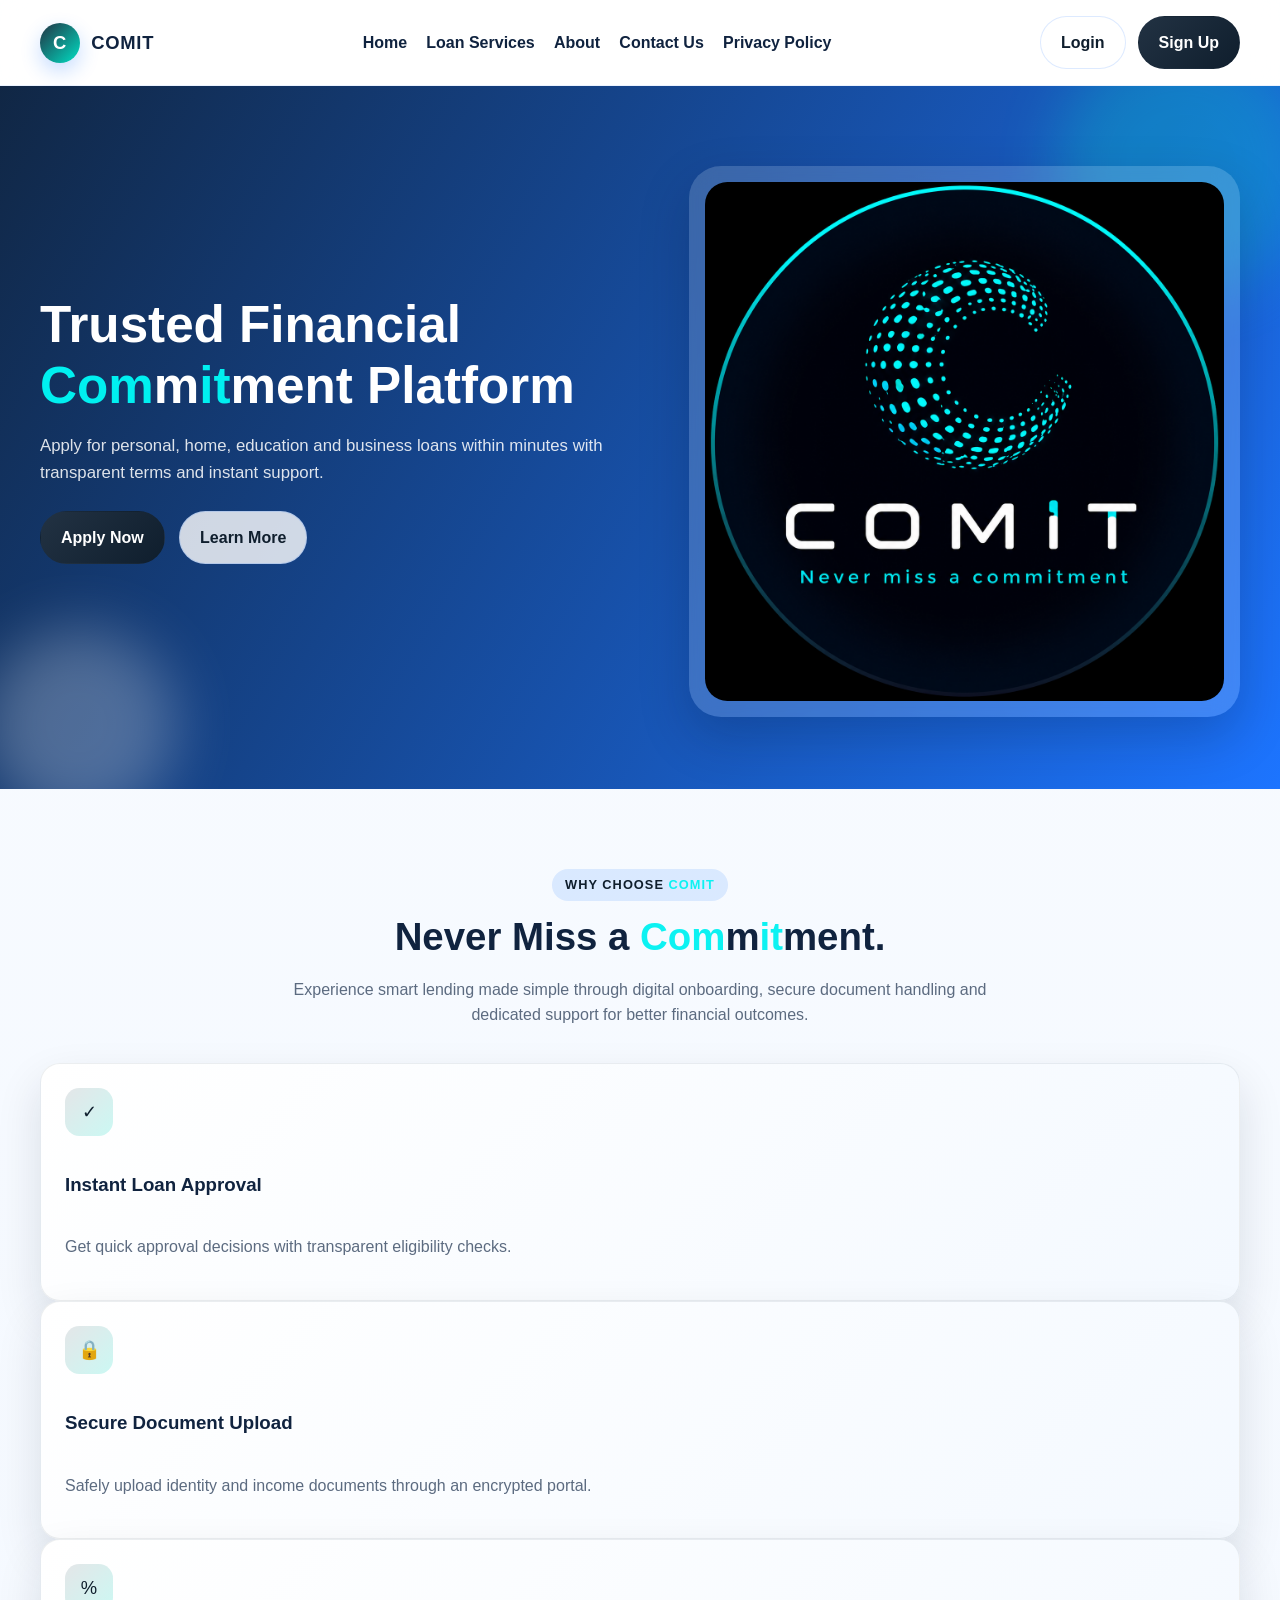
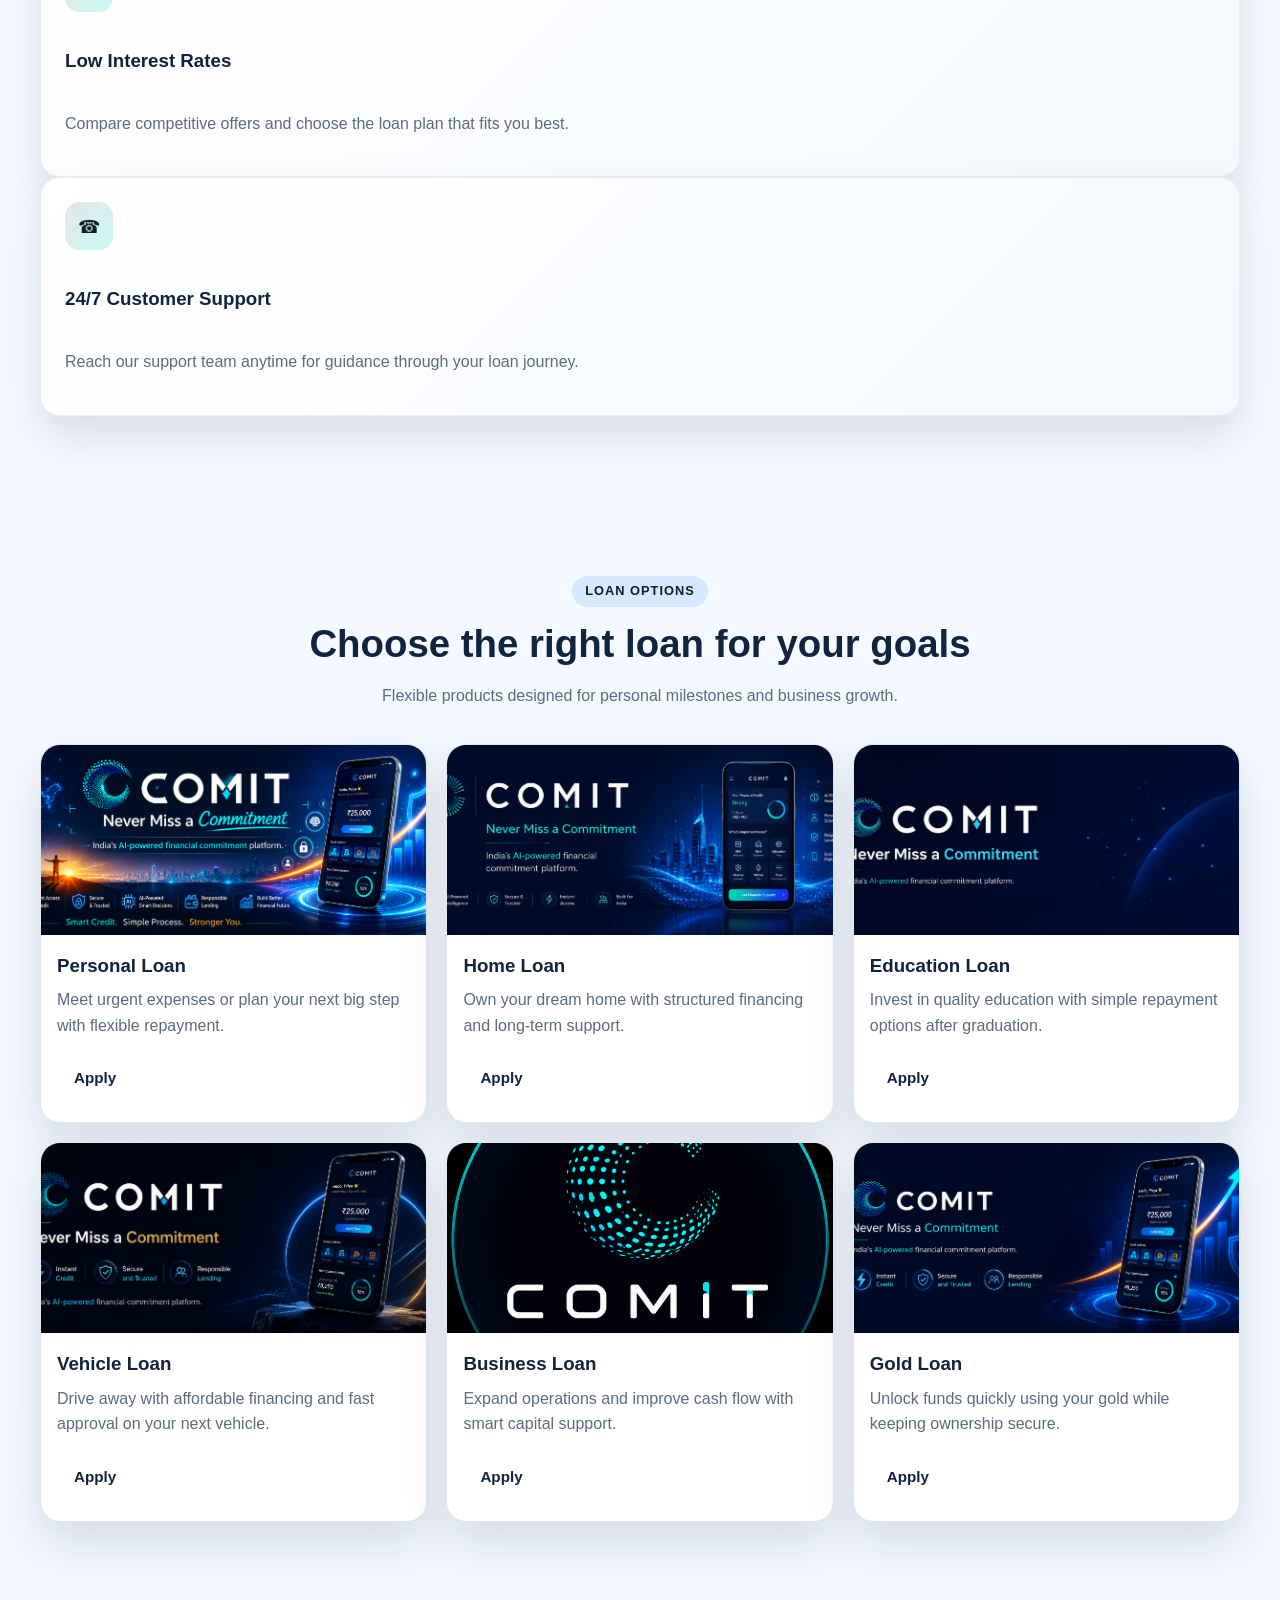
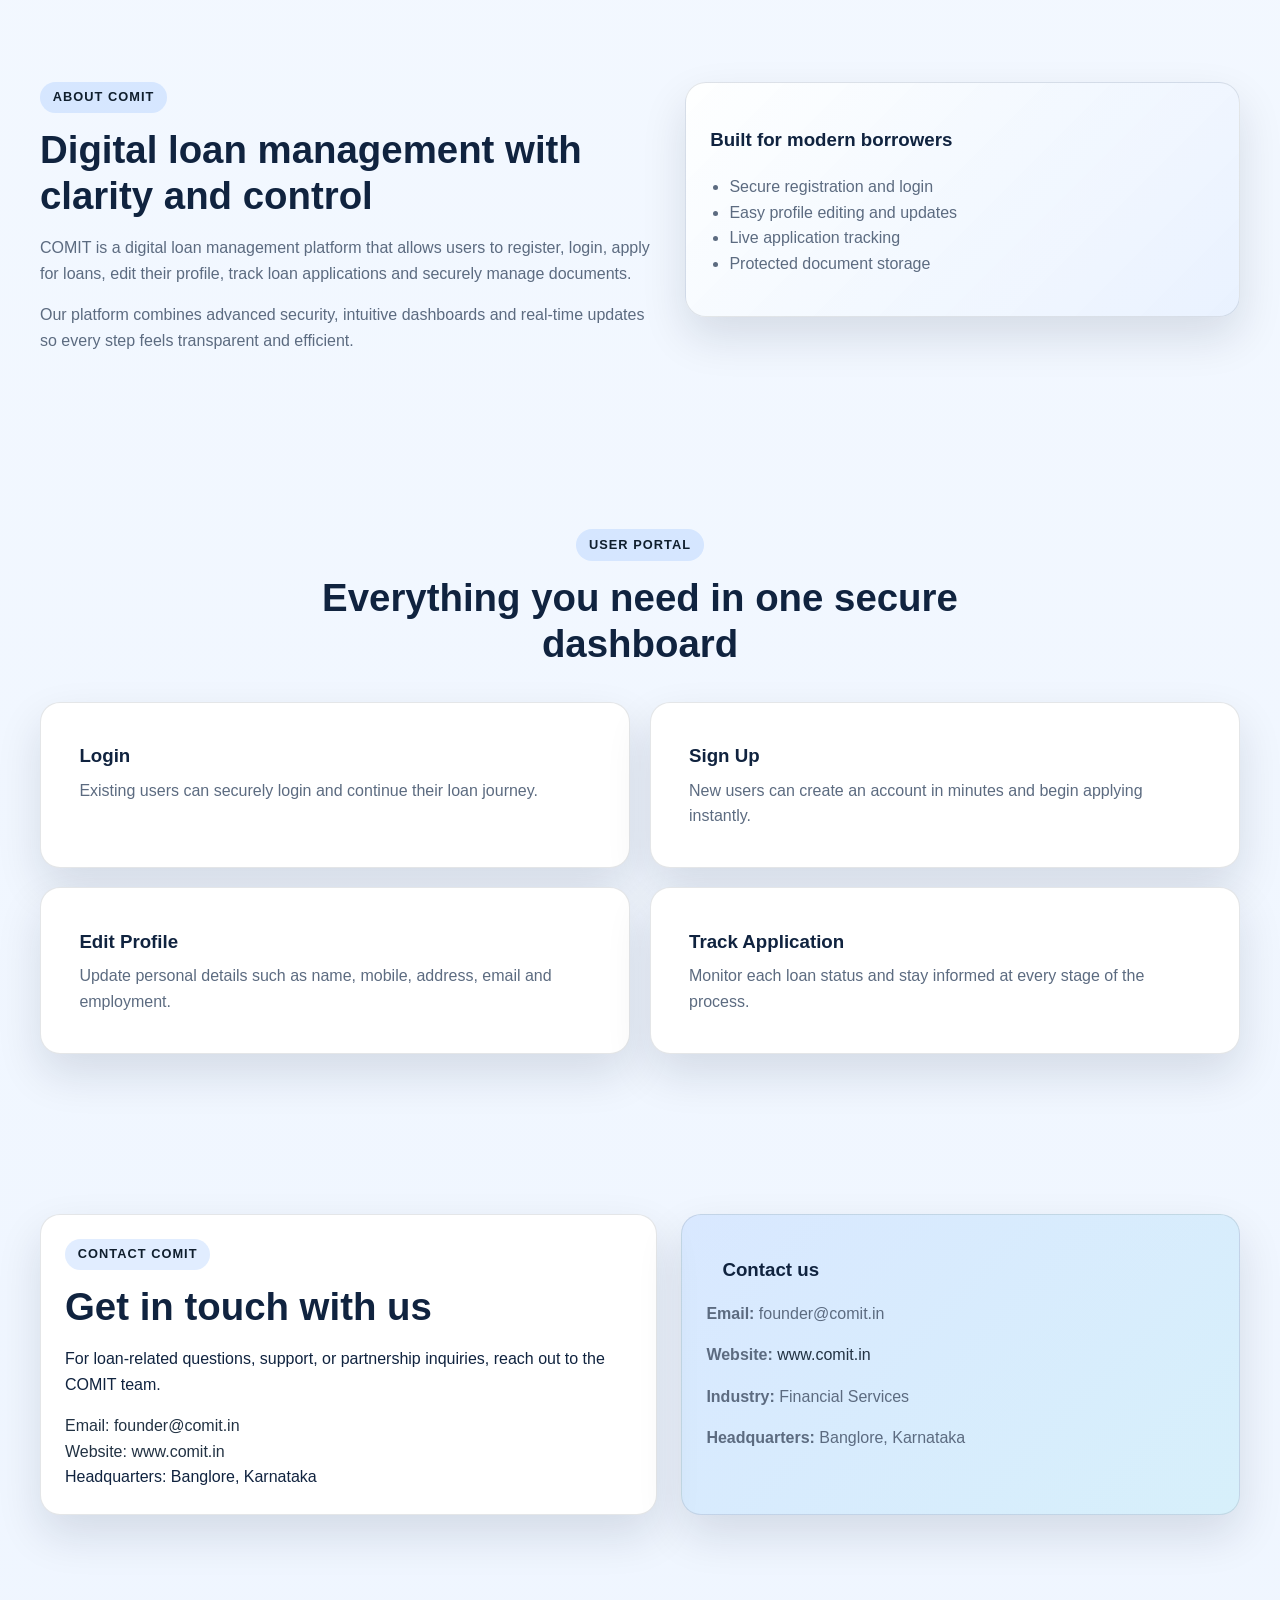
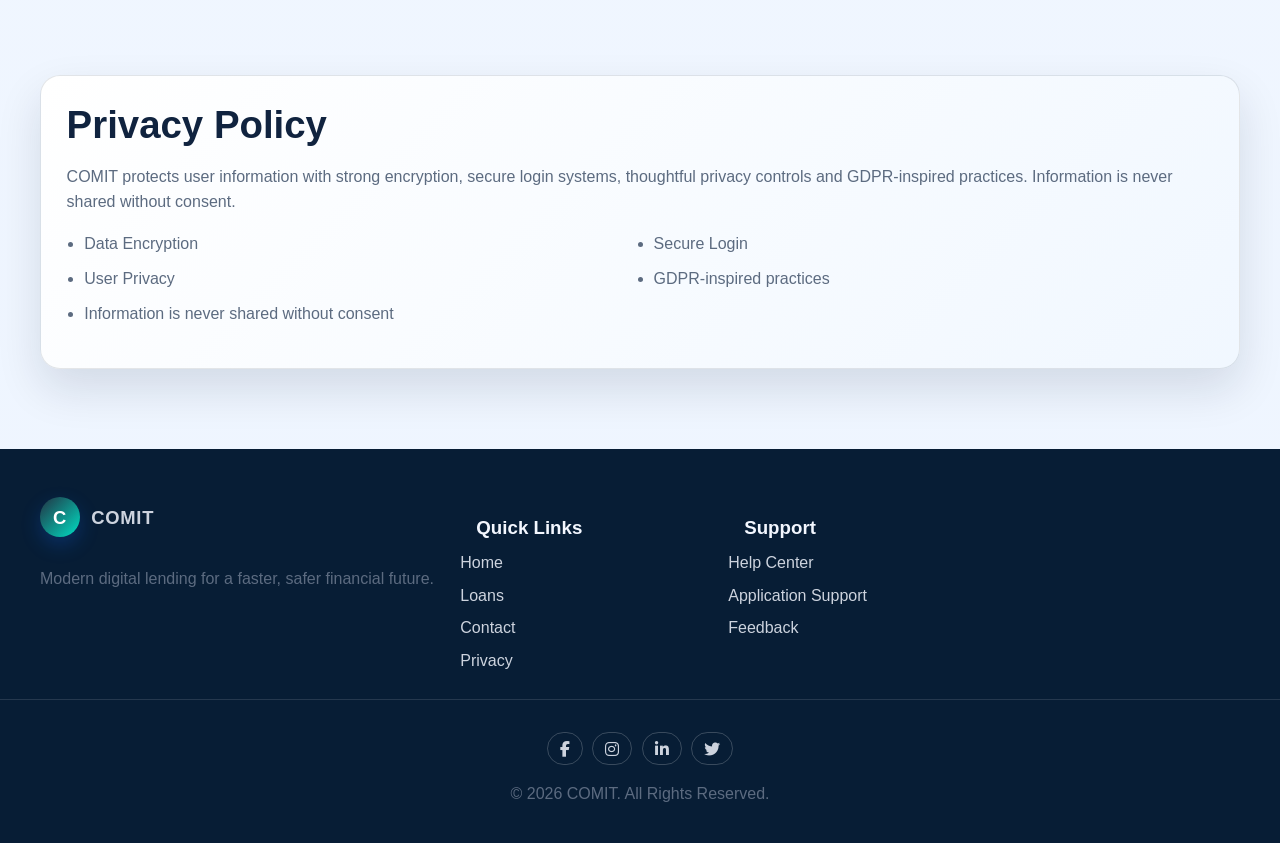
<file: index.html>
<!DOCTYPE html>
<html lang="en">

<head>
    <meta charset="UTF-8" />
    <meta name="viewport" content="width=device-width, initial-scale=1.0" />
    <meta name="description"
        content="COMIT is a modern digital loan platform offering secure and fast loan applications." />
    <title>COMIT | Fast, Secure & Trusted Loan Application</title>
    <link rel="stylesheet" href="style.css" />
    <link rel="stylesheet" href="https://cdnjs.cloudflare.com/ajax/libs/font-awesome/6.5.2/css/all.min.css"
        crossorigin="anonymous" referrerpolicy="no-referrer" />
</head>

<body>
    <header class="site-header">
        <div class="container nav-bar">
            <a class="brand" href="#home" aria-label="COMIT home">
                <!-- Replace this image with assets/logos/comit-logo.png when available -->
                <span class="brand__logo">C</span>
                <span class="brand__text">COMIT</span>
            </a>

            <nav class="main-nav" aria-label="Primary navigation">
                <a href="#home">Home</a>
                <a href="#services">Loan Services</a>
                <a href="#about">About</a>
                <a href="#contact">Contact Us</a>
                <a href="#privacy">Privacy Policy</a>
            </nav>

            <div class="nav-actions">
                <a class="btn btn--ghost" href="login.html">Login</a>
                <a class="btn btn--primary" href="Signup.html">Sign Up</a>
            </div>
        </div>
    </header>

    <main id="main-content">
        <section class="hero" id="home">
            <div class="container hero__content">
                <div class="hero__copy">
                    <!-- <span class="section-tag">Trusted by modern borrowers</span> -->
                    <h1>Trusted Financial <span style="color: #00F0F0;">Com</span>m<span
                            style="color: #00F0F0;">it</span>ment Platform</h1>
                    <p>
                        Apply for personal, home, education and business loans within minutes
                        with transparent terms and instant support.
                    </p>
                    <div class="hero__actions">
                        <a class="btn btn--primary" href="#services">Apply Now</a>
                        <a class="btn btn--secondary" href="#Learn More">Learn More</a>
                    </div>

                </div>

                <div class="hero__visual">
                    <div class="hero-card">
                        <!-- Replace this image path with assets/images/hero-loan.png when available -->
                        <img src="img/IMG_3384.PNG" alt="Professional banking and loan illustration" />
                    </div>
                </div>
            </div>
        </section>

        <section class="features" id="Learn More">
            <div class="container">
                <div class="section-heading">
                    <span class="section-tag">Why choose <span style="color: #0cf2f2;">COMIT</span></span>
                    <h2>Never Miss a <span style="color: #0cf2f2;">Com</span>m<span
                            style="color: #0cf2f2">it</span>ment.</h2>
                    <p>
                        Experience smart lending made simple through digital onboarding,
                        secure document handling and dedicated support for better financial outcomes.
                    </p>
                </div <div class="feature-grid">
                <article class="feature-card">
                    <div class="feature-icon">✓</div>
                    <h3>Instant Loan Approval</h3>
                    <p>Get quick approval decisions with transparent eligibility checks.</p>
                </article>
                <article class="feature-card">
                    <div class="feature-icon">🔒</div>
                    <h3>Secure Document Upload</h3>
                    <p>Safely upload identity and income documents through an encrypted portal.</p>
                </article>
                <article class="feature-card">
                    <div class="feature-icon">%</div>
                    <h3>Low Interest Rates</h3>
                    <p>Compare competitive offers and choose the loan plan that fits you best.</p>
                </article>
                <article class="feature-card">
                    <div class="feature-icon">☎</div>
                    <h3>24/7 Customer Support</h3>
                    <p>Reach our support team anytime for guidance through your loan journey.</p>
                </article>
            </div>
            </div>
        </section>

        <section class="loans" id="services">
            <div class="container">
                <div class="section-heading">
                    <span class="section-tag">Loan options</span>
                    <h2>Choose the right loan for your goals</h2>
                    <p>Flexible products designed for personal milestones and business growth.</p>
                </div>

                <div class="loan-grid">
                    <article class="loan-card">
                        <img src="img/IMG_3454.PNG" alt="Personal loan illustration" />
                        <h3>Personal Loan</h3>
                        <p>Meet urgent expenses or plan your next big step with flexible repayment.</p>
                        <a class="btn btn--small" href="Page.html?loan=Personal%20Loan">Apply</a>
                    </article>
                    <article class="loan-card">
                        <img src="img/IMG_3455.PNG" alt="Home loan illustration" />
                        <h3>Home Loan</h3>
                        <p>Own your dream home with structured financing and long-term support.</p>
                        <a class="btn btn--small" href="Page.html?loan=Home%20Loan">Apply</a>
                    </article>
                    <article class="loan-card">
                        <img src="img/IMG_3456.PNG" alt="Education loan illustration" />
                        <h3>Education Loan</h3>
                        <p>Invest in quality education with simple repayment options after graduation.</p>
                        <a class="btn btn--small" href="Page.html?loan=Educational%20Loan">Apply</a>
                    </article>
                    <article class="loan-card">
                        <img src="img/IMG_3460.PNG" alt="Vehicle loan illustration" />
                        <h3>Vehicle Loan</h3>
                        <p>Drive away with affordable financing and fast approval on your next vehicle.</p>
                        <a class="btn btn--small" href="Page.html?loan=Vehicle%20Loan">Apply</a>
                    </article>
                    <article class="loan-card">
                        <img src="img/IMG_3384.PNG" alt="Business loan illustration" />
                        <h3>Business Loan</h3>
                        <p>Expand operations and improve cash flow with smart capital support.</p>
                        <a class="btn btn--small" href="Page.html?loan=Business%20Loan">Apply</a>
                    </article>
                    <article class="loan-card">
                        <img src="img/IMG_3457.PNG" alt="Gold loan illustration" />
                        <h3>Gold Loan</h3>
                        <p>Unlock funds quickly using your gold while keeping ownership secure.</p>
                        <a class="btn btn--small" href="Page.html?loan=Gold%20Loan">Apply</a>
                    </article>
                </div>
            </div>
        </section>

        <section class="about" id="about">
            <div class="container about-grid">
                <div>
                    <span class="section-tag">About COMIT</span>
                    <h2>Digital loan management with clarity and control</h2>
                    <p>
                        COMIT is a digital loan management platform that allows users to register,
                        login, apply for loans, edit their profile, track loan applications and
                        securely manage documents.
                    </p>
                    <p>
                        Our platform combines advanced security, intuitive dashboards and real-time
                        updates so every step feels transparent and efficient.
                    </p>
                </div>

                <div class="about-panel">
                    <h3>Built for modern borrowers</h3>
                    <ul>
                        <li>Secure registration and login</li>
                        <li>Easy profile editing and updates</li>
                        <li>Live application tracking</li>
                        <li>Protected document storage</li>
                    </ul>
                </div>
            </div>
        </section>

        <section class="portal">
            <div class="container">
                <div class="section-heading">
                    <span class="section-tag">User portal</span>
                    <h2>Everything you need in one secure dashboard</h2>
                </div>

                <div class="portal-grid">
                    <article class="portal-card">
                        <h3>Login</h3>
                        <p>Existing users can securely login and continue their loan journey.</p>
                    </article>
                    <article class="portal-card">
                        <h3>Sign Up</h3>
                        <p>New users can create an account in minutes and begin applying instantly.</p>
                    </article>
                    <article class="portal-card">
                        <h3>Edit Profile</h3>
                        <p>Update personal details such as name, mobile, address, email and employment.</p>
                    </article>
                    <article class="portal-card">
                        <h3>Track Application</h3>
                        <p>Monitor each loan status and stay informed at every stage of the process.</p>
                    </article>
                </div>
            </div>
        </section>

        <section class="contact" id="contact">
            <div class="container contact-grid">
                <div class="contact-form">
                    <span class="section-tag">Contact COMIT</span>
                    <h2>Get in touch with us</h2>
                    <p>
                        For loan-related questions, support, or partnership inquiries, reach out to the COMIT team.
                    </p>
                    <div class="contact-links">
                        <a href="mailto:founder@comit.in">Email: founder@comit.in</a><br>
                        <a href="https://www.comit.in/" target="_blank" rel="noopener noreferrer">Website:
                            www.comit.in</a>
                        <br>
                        <span>Headquarters: Banglore, Karnataka</span>
                    </div>
                </div>

                <aside class="contact-details">
                    <h3>Contact us</h3>
                    <p><strong>Email:</strong> founder@comit.in</p>
                    <p><strong>Website:</strong> <a href="https://www.comit.in/" target="_blank"
                            rel="noopener noreferrer">www.comit.in</a></p>
                    <p><strong>Industry:</strong> Financial Services</p>
                    <p><strong>Headquarters:</strong> Banglore, Karnataka</p>
                </aside>
            </div>
        </section>

        <section class="privacy" id="privacy">
            <div class="container privacy-card">
                <h2>Privacy Policy</h2>
                <p>
                    COMIT protects user information with strong encryption, secure login systems,
                    thoughtful privacy controls and GDPR-inspired practices. Information is never
                    shared without consent.
                </p>
                <ul>
                    <li>Data Encryption</li>
                    <li>Secure Login</li>
                    <li>User Privacy</li>
                    <li>GDPR-inspired practices</li>
                    <li>Information is never shared without consent</li>
                </ul>
            </div>
        </section>
    </main>

    <footer class="site-footer">
        <div class="container footer-grid">
            <div>
                <a class="brand brand--footer" href="#home">
                    <span class="brand__logo">C</span>
                    <span class="brand__text">COMIT</span>
                </a>
                <p>Modern digital lending for a faster, safer financial future.</p>
            </div>

            <div>
                <h3>Quick Links</h3>
                <ul>
                    <li><a href="#home">Home</a></li>
                    <li><a href="#services">Loans</a></li>
                    <li><a href="#contact">Contact</a></li>
                    <li><a href="#privacy">Privacy</a></li>
                </ul>
            </div>

            <div>
                <h3>Support</h3>
                <ul>
                    <li><a href="#contact">Help Center</a></li>
                    <li><a href="#contact">Application Support</a></li>
                    <li><a href="#contact">Feedback</a></li>
                </ul>
            </div>


        </div>
        <div class="footer-bottom">
            <div class="social-links-footer">
                <a href="#" aria-label="Facebook"><i class="fab fa-facebook-f"></i></a>
                <a href="#" aria-label="Instagram"><i class="fab fa-instagram"></i></a>
                <a href="https://www.linkedin.com/company/comitindia/" aria-label="LinkedIn"><i
                        class="fab fa-linkedin-in"></i></a>
                <a href="#" aria-label="Twitter"><i class="fab fa-twitter"></i></a>
            </div>
            <p>© 2026 COMIT. All Rights Reserved.</p>
        </div>
    </footer>
</body>

</html>
</file>
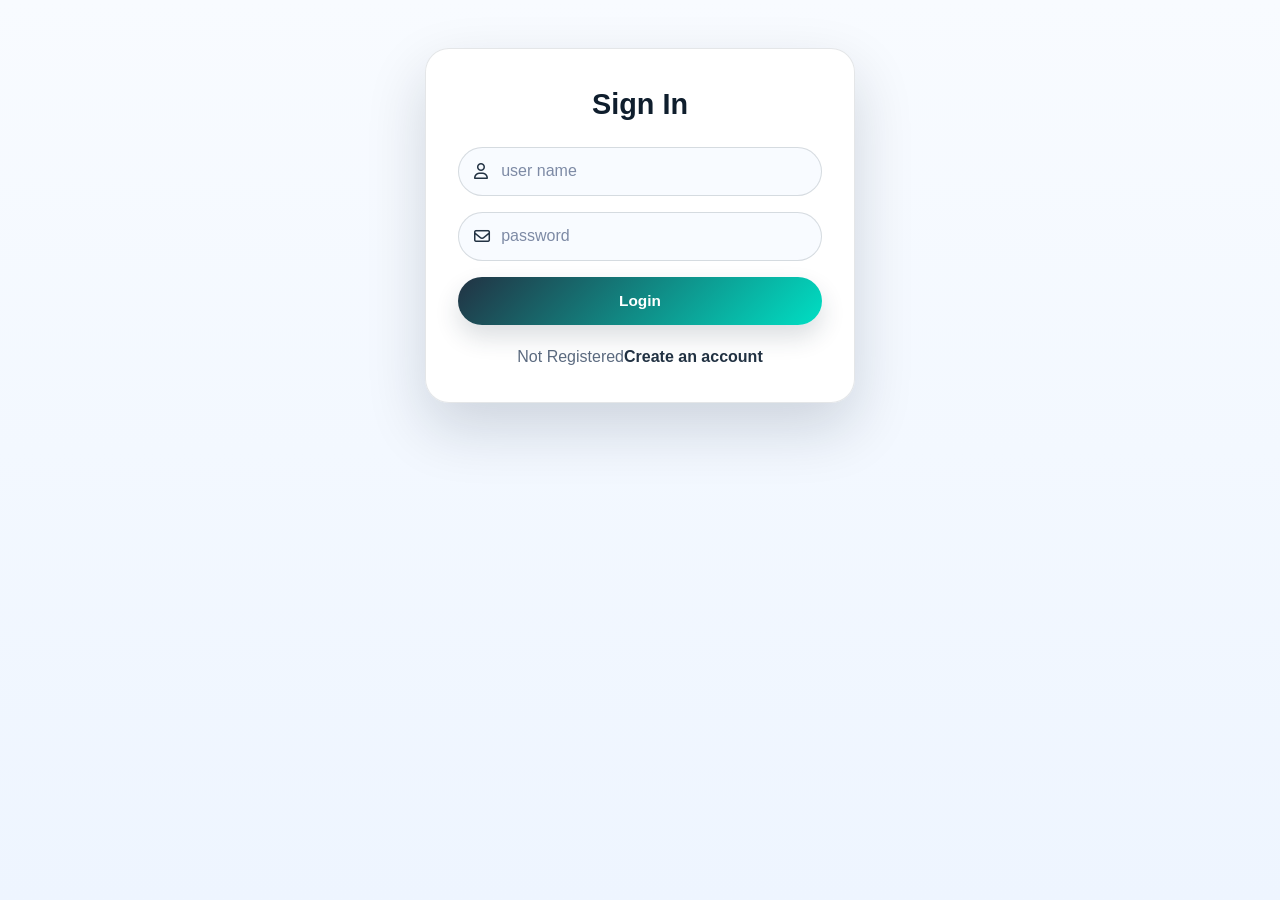
<file: login.html>
<html lang="en">
<head>
    <meta charset="UTF-8">
    <meta http-equiv="X-UA-Compatible" content="IE=edge">
    <meta name="viewport" content="width=device-width, initial-scale=1.0">
    <title>Login & Registration Form</title>
    <link rel="stylesheet" href="https://cdnjs.cloudflare.com/ajax/libs/font-awesome/6.2.1/css/all.min.css" 
    integrity="sha512-MV7K8+y+gLIBoVD59lQIYicR65iaqukzvf/nwasF0nqhPay5w/9lJmVM2hMDcnK1OnMGCdVK+iQrJ7lzPJQd1w=="
     crossorigin="anonymous" referrerpolicy="no-referrer" />
     <link rel="stylesheet" href="style.css">
</head>
<body>
    <div class="container">
        <div class="form signin">
         <h2>Sign In</h2>
               <div class="inputbox">
                   <input type="text" required="required">
                   <i class="fa-regular fa-user"></i>
                   <span>user name</span>
               </div>
               <div class="inputbox">
                   <input type="text" required="required">
                   <i class="fa-regular fa-envelope"></i>
                   <span>password</span>
               </div>
               <div class="inputbox">
                   <input type="submit" value="Login">
               </div>
               <p>Not Registered<a href="Signup.html"
                   class="create">Create an account</a></p>
               </div>
   
           
        </div>   

    </div>
</body>
</html>
</file>
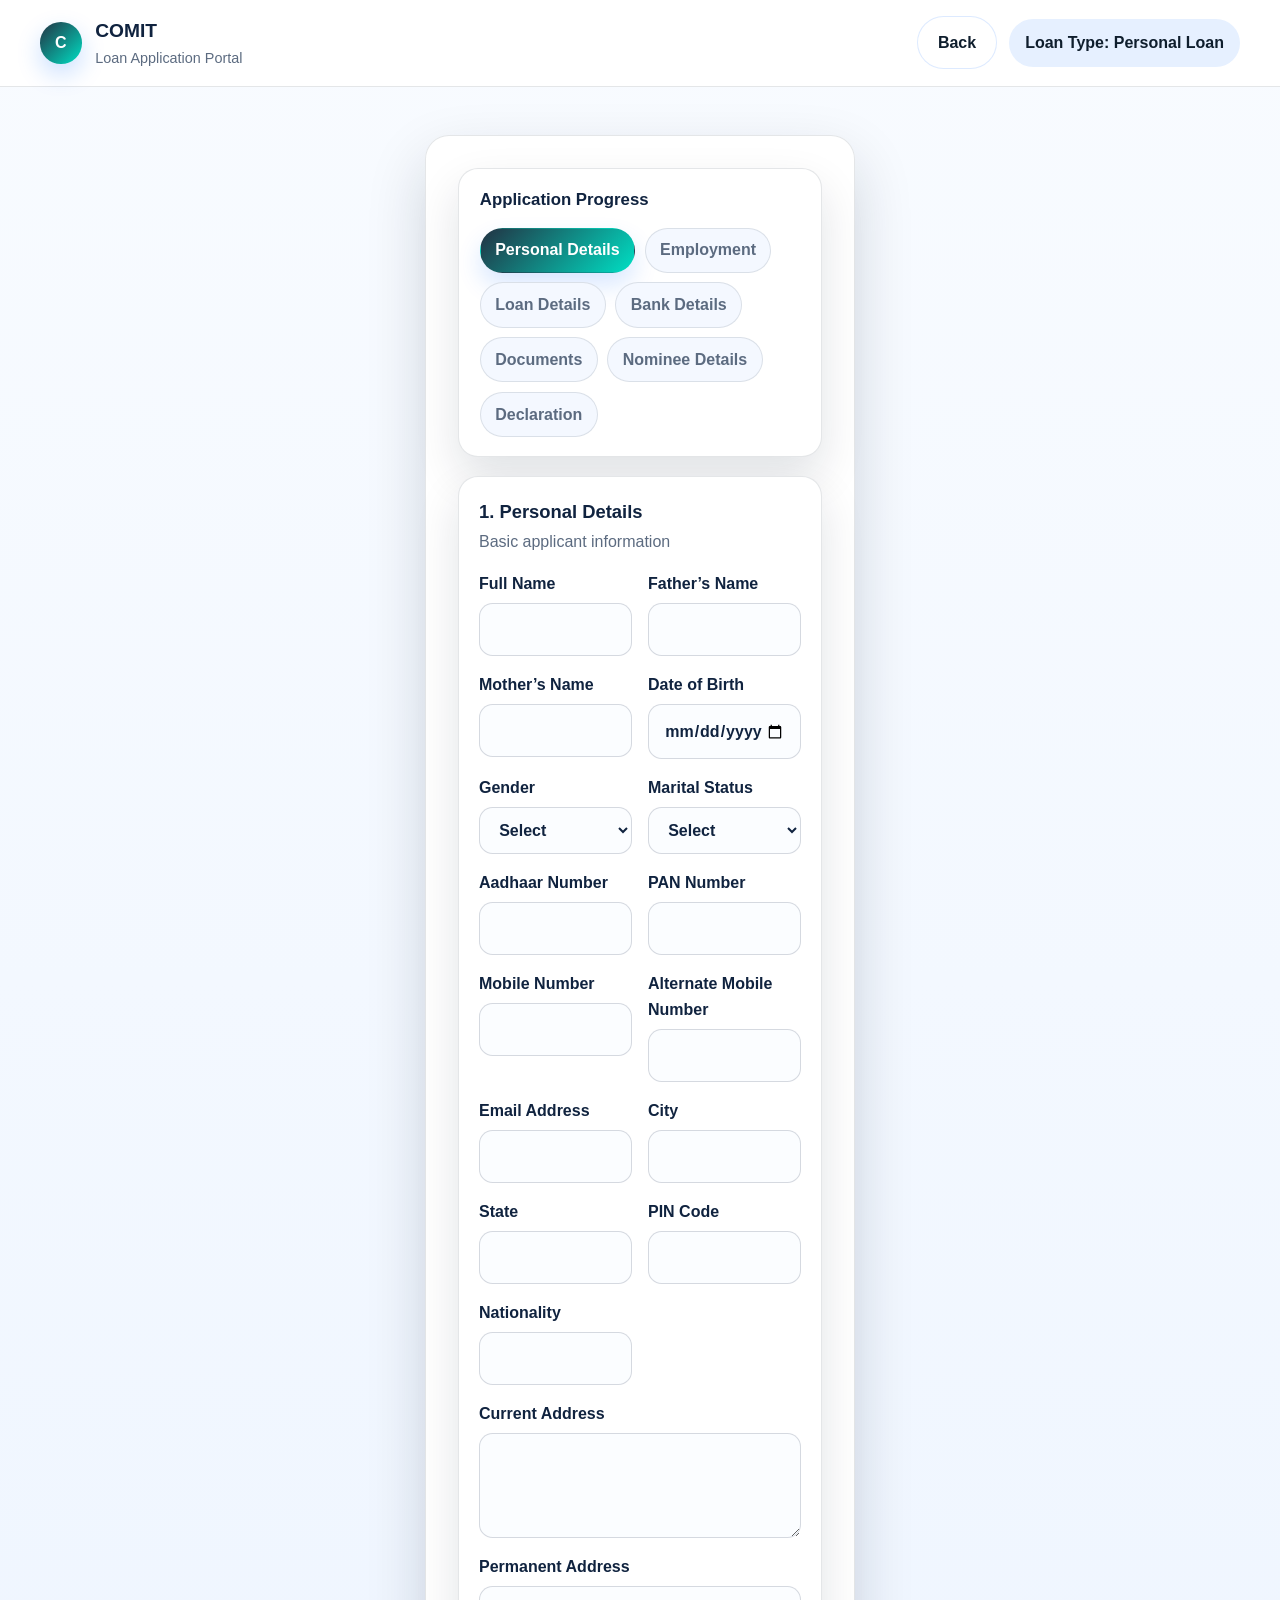
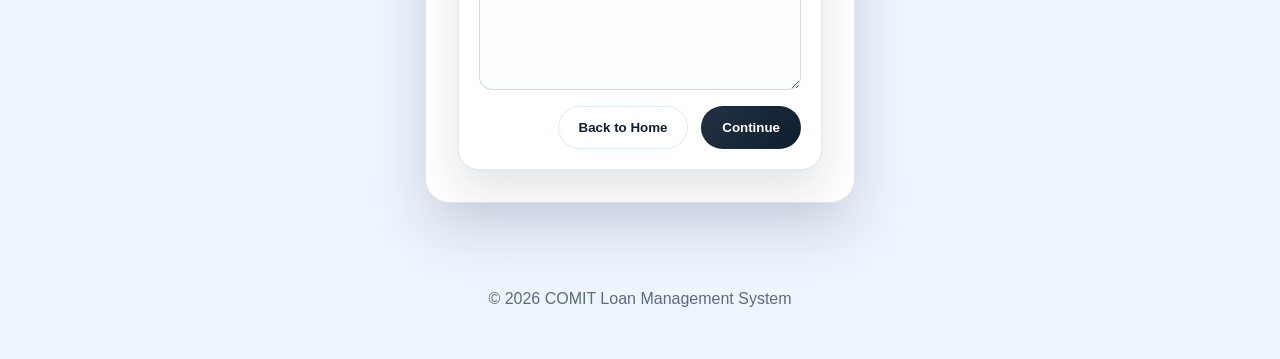
<file: Page.html>
<!DOCTYPE html>
<html lang="en">

<head>
    <meta charset="UTF-8" />
    <meta name="viewport" content="width=device-width, initial-scale=1.0" />
    <title>COMIT | Loan Application Form</title>
    <link rel="stylesheet" href="style.css" />
</head>

<body>
    <header class="page-header">
        <div class="container header-inner">
            <div class="brand-block">
                <div class="brand-badge">C</div>
                <div>
                    <h1>COMIT</h1>
                    <p>Loan Application Portal</p>
                </div>
            </div>
            <div class="header-actions">
                <a href="index.html" class="btn btn--ghost">Back</a>
                <span class="loan-pill" id="loanTypeDisplay">Loan Type: Select</span>
            </div>
        </div>
    </header>

    <main class="container page-shell">
        <section class="progress-card">
            <h2>Application Progress</h2>
            <div class="progress-steps" role="tablist" aria-label="Loan application steps">
                <button type="button" class="step-button active" data-step="0">Personal Details</button>
                <button type="button" class="step-button" data-step="1">Employment</button>
                <button type="button" class="step-button" data-step="2">Loan Details</button>
                <button type="button" class="step-button" data-step="3">Bank Details</button>
                <button type="button" class="step-button" data-step="4">Documents</button>
                <button type="button" class="step-button" data-step="5">Nominee Details</button>
                <button type="button" class="step-button" data-step="6">Declaration</button>
            </div>
        </section>

        <form id="loanForm" novalidate>
            <section class="form-card form-step active" data-step="0">
                <div class="section-title">
                    <h3>1. Personal Details</h3>
                    <p>Basic applicant information</p>
                </div>
                <div class="grid two-col">
                    <label>
                        Full Name
                        <input type="text" name="fullName" required />
                    </label>
                    <label>
                        Father’s Name
                        <input type="text" name="fatherName" required />
                    </label>
                    <label>
                        Mother’s Name
                        <input type="text" name="motherName" required />
                    </label>
                    <label>
                        Date of Birth
                        <input type="date" name="dob" required />
                    </label>
                    <label>
                        Gender
                        <select name="gender" required>
                            <option value="">Select</option>
                            <option>Male</option>
                            <option>Female</option>
                            <option>Other</option>
                        </select>
                    </label>
                    <label>
                        Marital Status
                        <select name="maritalStatus" required>
                            <option value="">Select</option>
                            <option>Single</option>
                            <option>Married</option>
                            <option>Widowed</option>
                            <option>Divorced</option>
                        </select>
                    </label>
                    <label>
                        Aadhaar Number
                        <input type="text" name="aadhaar" required pattern="\d{12}" maxlength="12" />
                    </label>
                    <label>
                        PAN Number
                        <input type="text" name="pan" required pattern="[A-Z]{5}[0-9]{4}[A-Z]{1}" />
                    </label>
                    <label>
                        Mobile Number
                        <input type="tel" name="mobile" required pattern="\d{10}" maxlength="10" />
                    </label>
                    <label>
                        Alternate Mobile Number
                        <input type="tel" name="altMobile" pattern="\d{10}" maxlength="10" />
                    </label>
                    <label>
                        Email Address
                        <input type="email" name="email" required />
                    </label>
                    <label>
                        City
                        <input type="text" name="city" required />
                    </label>
                    <label>
                        State
                        <input type="text" name="state" required />
                    </label>
                    <label>
                        PIN Code
                        <input type="text" name="pin" required pattern="\d{6}" maxlength="6" />
                    </label>
                    <label>
                        Nationality
                        <input type="text" name="nationality" required />
                    </label>
                    <label class="full-width">
                        Current Address
                        <textarea name="currentAddress" rows="3" required></textarea>
                    </label>
                    <label class="full-width">
                        Permanent Address
                        <textarea name="permanentAddress" rows="3" required></textarea>
                    </label>
                </div>
                <div class="form-actions">
                    <button type="button" class="btn btn--ghost back-btn">Back to Home</button>
                    <button type="button" class="btn btn--primary next-btn">Continue</button>
                </div>
            </section>

            <section class="form-card form-step" data-step="1">
                <div class="section-title">
                    <h3>2. Employment Details</h3>
                    <p>Professional and income details</p>
                </div>
                <div class="grid two-col">
                    <label>
                        Employment Type
                        <select name="employmentType" required>
                            <option value="">Select</option>
                            <option>Salaried</option>
                            <option>Self Employed</option>
                            <option>Business Owner</option>
                            <option>Student</option>
                            <option>Farmer</option>
                        </select>
                    </label>
                    <label>
                        Company Name
                        <input type="text" name="companyName" required />
                    </label>
                    <label>
                        Job Designation
                        <input type="text" name="designation" required />
                    </label>
                    <label>
                        Monthly Salary
                        <input type="number" name="monthlySalary" required min="1" />
                    </label>
                    <label>
                        Annual Income
                        <input type="number" name="annualIncome" required min="1" />
                    </label>
                    <label>
                        Years of Experience
                        <input type="number" name="experience" required min="0" />
                    </label>
                    <label class="full-width">
                        Office Address
                        <textarea name="officeAddress" rows="3" required></textarea>
                    </label>
                </div>
                <div class="form-actions">
                    <button type="button" class="btn btn--ghost back-btn">Previous</button>
                    <button type="button" class="btn btn--primary next-btn">Continue</button>
                </div>
            </section>

            <section class="form-card form-step" data-step="2">
                <div class="section-title">
                    <h3>3. Loan Details</h3>
                    <p>Loan requirements and repayment plan</p>
                </div>
                <div class="grid two-col">
                    <label>
                        Loan Type
                        <input type="text" name="selectedLoanType" id="selectedLoanType" readonly />
                    </label>
                    <label>
                        Loan Amount Required
                        <input type="number" name="loanAmount" required min="1" />
                    </label>
                    <label>
                        Loan Tenure
                        <select name="loanTenure" required>
                            <option value="">Select</option>
                            <option>1 Year</option>
                            <option>2 Years</option>
                            <option>3 Years</option>
                            <option>5 Years</option>
                            <option>10 Years</option>
                            <option>15 Years</option>
                            <option>20 Years</option>
                        </select>
                    </label>
                    <label>
                        Preferred EMI Date
                        <input type="number" name="emiDate" required min="1" max="31" />
                    </label>
                    <label>
                        Existing Loan
                        <select name="existingLoan" required>
                            <option value="">Select</option>
                            <option>Yes</option>
                            <option>No</option>
                        </select>
                    </label>
                    <label>
                        Existing EMI Amount
                        <input type="number" name="existingEmi" min="0" />
                    </label>
                    <label class="full-width">
                        Purpose of Loan
                        <textarea name="loanPurpose" rows="3" required></textarea>
                    </label>
                </div>
                <div class="form-actions">
                    <button type="button" class="btn btn--ghost back-btn">Previous</button>
                    <button type="button" class="btn btn--primary next-btn">Continue</button>
                </div>
            </section>

            <section class="form-card form-step" data-step="3">
                <div class="section-title">
                    <h3>4. Bank Details</h3>
                    <p>Bank account information</p>
                </div>
                <div class="grid two-col">
                    <label>
                        Bank Name
                        <input type="text" name="bankName" required />
                    </label>
                    <label>
                        Branch
                        <input type="text" name="branch" required />
                    </label>
                    <label>
                        Account Holder Name
                        <input type="text" name="accountHolder" required />
                    </label>
                    <label>
                        Account Number
                        <input type="text" name="accountNumber" required />
                    </label>
                    <label>
                        Confirm Account Number
                        <input type="text" name="confirmAccountNumber" required />
                    </label>
                    <label>
                        IFSC Code
                        <input type="text" name="ifsc" required />
                    </label>
                    <label>
                        Account Type
                        <select name="accountType" required>
                            <option value="">Select</option>
                            <option>Savings</option>
                            <option>Current</option>
                        </select>
                    </label>
                </div>
                <div class="form-actions">
                    <button type="button" class="btn btn--ghost back-btn">Previous</button>
                    <button type="button" class="btn btn--primary next-btn">Continue</button>
                </div>
            </section>

            <section class="form-card form-step" data-step="4">
                <div class="section-title">
                    <h3>5. Document Upload</h3>
                    <p>Upload the required documents</p>
                </div>
                <div class="grid two-col" id="documentFields"></div>
                <div class="form-actions">
                    <button type="button" class="btn btn--ghost back-btn">Previous</button>
                    <button type="button" class="btn btn--primary next-btn">Continue</button>
                </div>
            </section>

            <section class="form-card form-step" data-step="5">
                <div class="section-title">
                    <h3>6. Nominee Details</h3>
                    <p>Nominee information for your application</p>
                </div>
                <div class="grid two-col">
                    <label>
                        Nominee Name
                        <input type="text" name="nomineeName" required />
                    </label>
                    <label>
                        Relationship
                        <input type="text" name="relationship" required />
                    </label>
                    <label>
                        Mobile Number
                        <input type="tel" name="nomineeMobile" required pattern="\d{10}" maxlength="10" />
                    </label>
                    <label class="full-width">
                        Address
                        <textarea name="nomineeAddress" rows="3" required></textarea>
                    </label>
                </div>
                <div class="form-actions">
                    <button type="button" class="btn btn--ghost back-btn">Previous</button>
                    <button type="button" class="btn btn--primary next-btn">Continue</button>
                </div>
            </section>

            <section class="form-card form-step" data-step="6">
                <div class="section-title">
                    <h3>7. Declaration</h3>
                    <p>Final confirmation</p>
                </div>
                <label class="checkbox-row">
                    <input type="checkbox" name="declaration" required />
                    <span>I hereby declare that the information provided above is true and correct.</span>
                </label>
                <div class="form-actions">
                    <button type="button" class="btn btn--ghost back-btn">Previous</button>
                    <button type="reset" class="btn btn--secondary">Reset</button>
                    <button type="submit" class="btn btn--primary">Submit Application</button>
                </div>
            </section>
        </form>
    </main>

    <footer class="footer">
        <div class="container">
            <p>© 2026 COMIT Loan Management System</p>
        </div>
    </footer>

    <script src="script.js"></script>
</body>

</html>
</file>
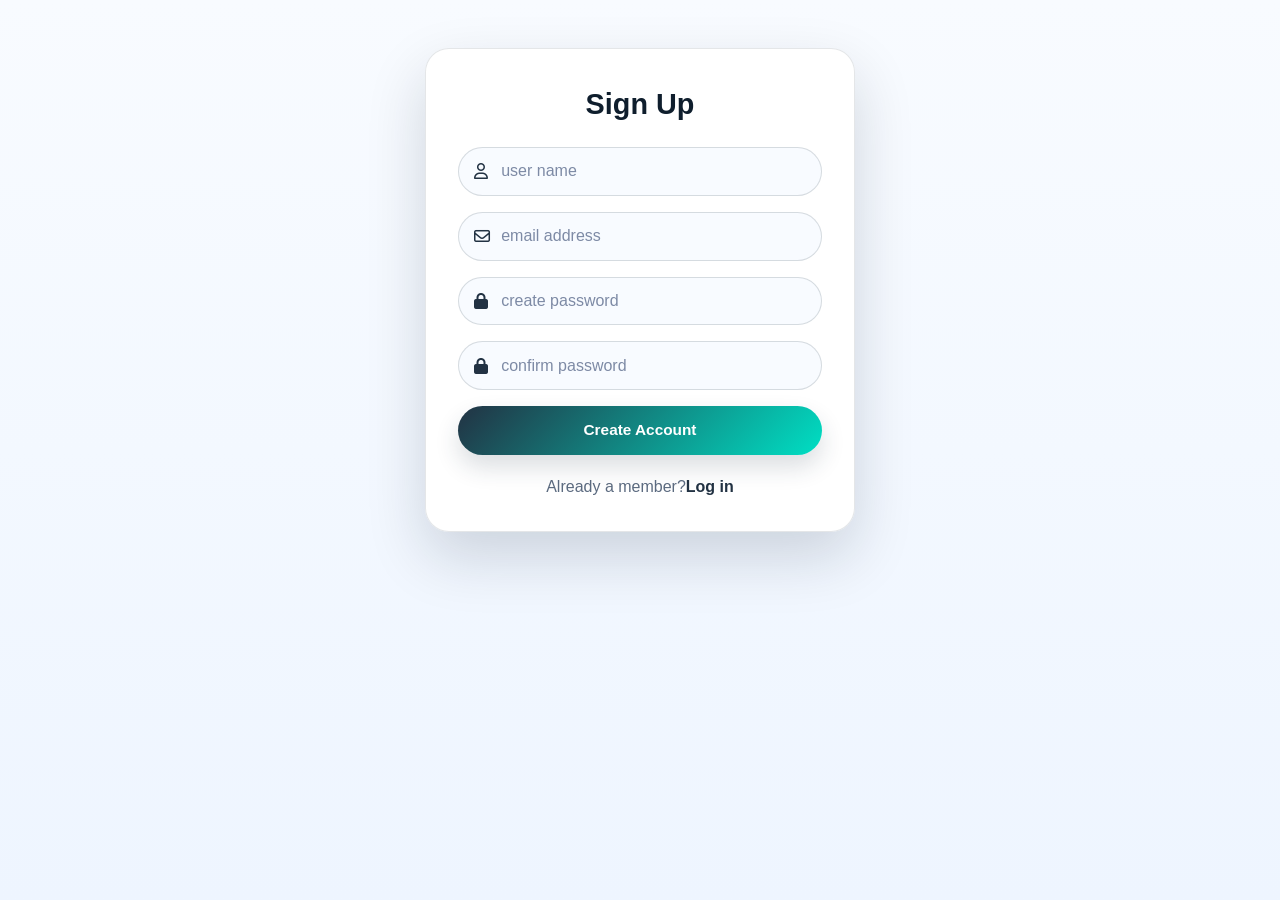
<file: Signup.html>
<html lang="en">
<head>
    <meta charset="UTF-8">
    <meta http-equiv="X-UA-Compatible" content="IE=edge">
    <meta name="viewport" content="width=device-width, initial-scale=1.0">
    <title>Login & Registration Form</title>
    <link rel="stylesheet" href="https://cdnjs.cloudflare.com/ajax/libs/font-awesome/6.2.1/css/all.min.css" 
    integrity="sha512-MV7K8+y+gLIBoVD59lQIYicR65iaqukzvf/nwasF0nqhPay5w/9lJmVM2hMDcnK1OnMGCdVK+iQrJ7lzPJQd1w=="
     crossorigin="anonymous" referrerpolicy="no-referrer" />
     <link rel="stylesheet" href="style.css">
</head>
<body>
    <div class="container">
        <div class="form signup">
            <h2>Sign Up</h2>
            <div class="inputBox">
                <input type="text" required="required">
                <i class="fa-regular fa-user"></i>
                <span>user name</span>
            </div>
            <div class="inputBox">
                <input type="text" required="required">
                <i class="fa-regular fa-envelope"></i>
                <span>email address</span>
            </div>
            <div class="inputBox">
                <input type="text" required="required">
                <i class="fa-solid fa-lock"></i>
                <span>create password</span>
            </div>
            <div class="inputBox">
                <input type="text" required="required">
                <i class="fa-solid fa-lock"></i>
                <span>confirm password</span>
            </div>
            <div class="inputBox">
                <input type="submit" value="Create Account">
            </div>
            <p>Already a member?<a href="login.html"
            class="login">Log in</a></p>
        </div>

  
    </div>


    <script>
      let login = document.querySelector('.login');
      let create = document.querySelector('.create');
      let container = document.querySelector('.container');

      login.onclick = function(){
        container.classList.add('siginForm');
      }

     create.onclick = function(){
        container.classList.remove('siginForm');
      }
    </script>
</body>
</html>
</file>
<file: style.css>
:root {
  --primary: #223243;
  --primary-dark: #0f1e2d;
  --accent: #00dfc4;
  --text: #10233f;
  --muted: #5c6b80;
  --surface: #f7fbff;
  --surface-strong: #ffffff;
  --border: rgba(34, 50, 67, 0.12);
  --shadow: 0 20px 45px rgba(8, 26, 46, 0.12);
}

* {
  box-sizing: border-box;
}

html {
  scroll-behavior: smooth;
}

body {
  margin: 0;
  font-family: "Segoe UI", Tahoma, Geneva, Verdana, sans-serif;
  color: var(--text);
  background: linear-gradient(180deg, #f8fbff 0%, #eef5ff 100%);
  line-height: 1.6;
}

a {
  color: inherit;
  text-decoration: none;
}

img {
  display: block;
  max-width: 100%;
}

.container {
  width: min(1120px, calc(100% - 2rem));
  margin: 0 auto;
}

@media (min-width: 1200px) {
  .container {
    width: min(1200px, calc(100% - 3rem));
  }
}

.section-tag {
  display: inline-block;
  padding: 0.35rem 0.8rem;
  border-radius: 999px;
  background: rgba(15, 108, 255, 0.12);
  color: var(--primary-dark);
  font-weight: 700;
  font-size: 0.8rem;
  letter-spacing: 0.08em;
  text-transform: uppercase;
  margin-bottom: 0.85rem;
}

.section-heading {
  text-align: center;
  max-width: 700px;
  margin: 0 auto 2.2rem;
}

.section-heading h2,
.hero__copy h1,
.about h2,
.contact-form h2,
.privacy-card h2 {
  font-size: clamp(1.8rem, 3vw, 2.6rem);
  line-height: 1.2;
  margin: 0 0 0.75rem;
}

.section-heading p,
.hero__copy p,
.about p,
.privacy-card p,
.contact-details p,
.loan-card p,
.portal-card p,
.feature-card p,
.site-footer p {
  color: var(--muted);
}

.site-header {
  position: sticky;
  top: 0;
  z-index: 1000;
  background: rgba(255, 255, 255, 0.88);
  backdrop-filter: blur(12px);
  border-bottom: 1px solid rgba(15, 108, 255, 0.08);
}

.nav-bar {
  display: flex;
  align-items: center;
  justify-content: space-between;
  gap: 1rem;
  padding: 1rem 0;
}

.brand {
  display: inline-flex;
  align-items: center;
  gap: 0.7rem;
  font-weight: 800;
  font-size: 1.15rem;
  letter-spacing: 0.04em;
}

.brand__logo {
  display: inline-grid;
  place-items: center;
  width: 2.5rem;
  height: 2.5rem;
  border-radius: 50%;
  background: linear-gradient(135deg, var(--primary) 0%, var(--accent) 100%);
  color: white;
  box-shadow: 0 8px 20px rgba(15, 108, 255, 0.24);
}

.main-nav {
  display: flex;
  align-items: center;
  gap: 1.2rem;
  font-weight: 600;
}

.main-nav a {
  position: relative;
  transition: color 0.25s ease, transform 0.25s ease;
}

.main-nav a::after {
  content: "";
  position: absolute;
  left: 0;
  bottom: -0.25rem;
  width: 100%;
  height: 2px;
  background: var(--primary);
  transform: scaleX(0);
  transform-origin: center;
  transition: transform 0.25s ease;
}

.main-nav a:hover,
.main-nav a:focus-visible {
  color: var(--primary);
  transform: translateY(-1px);
}

.main-nav a:hover::after,
.main-nav a:focus-visible::after {
  transform: scaleX(1);
}

.nav-actions {
  display: flex;
  align-items: center;
  gap: 0.75rem;
}

.btn {
  display: inline-flex;
  align-items: center;
  justify-content: center;
  border-radius: 999px;
  padding: 0.8rem 1.25rem;
  font-weight: 700;
  border: 1px solid transparent;
  transition: transform 0.25s ease, box-shadow 0.25s ease, background 0.25s ease;
}

.btn:hover,
.btn:focus-visible {
  transform: translateY(-2px);
  box-shadow: 0 14px 24px rgba(15, 108, 255, 0.16);
}

.btn--primary {
  background: linear-gradient(135deg, var(--primary) 0%, var(--primary-dark) 100%);
  color: white;
}

.btn--secondary,
.btn--ghost {
  background: rgba(255, 255, 255, 0.8);
  color: var(--primary-dark);
  border-color: rgba(15, 108, 255, 0.14);
}

.btn--small {
  padding: 0.7rem 1rem;
  font-size: 0.95rem;
}

.hero {
  position: relative;
  padding: 5rem 0 4.5rem;
  overflow: hidden;
  background: linear-gradient(120deg, rgba(7, 30, 61, 0.96), rgba(15, 108, 255, 0.94));
}

.hero::before,
.hero::after {
  content: "";
  position: absolute;
  border-radius: 50%;
  filter: blur(30px);
  opacity: 0.25;
}

.hero::before {
  width: 16rem;
  height: 16rem;
  background: var(--accent);
  top: -3rem;
  right: -2rem;
}

.hero::after {
  width: 12rem;
  height: 12rem;
  background: white;
  bottom: -2rem;
  left: -1rem;
}

.hero__content {
  position: relative;
  z-index: 1;
  display: grid;
  grid-template-columns: 1.05fr 0.95fr;
  gap: 2.5rem;
  align-items: center;
}

.hero__copy h1 {
  color: white;
  font-size: clamp(2.2rem, 4vw, 3.4rem);
}

.hero__copy p {
  color: rgba(255, 255, 255, 0.86);
  font-size: 1.05rem;
  max-width: 620px;
  margin-bottom: 1.5rem;
}

.hero__actions {
  display: flex;
  flex-wrap: wrap;
  gap: 0.9rem;
  margin-bottom: 1.6rem;
}

.hero__stats {
  display: flex;
  flex-wrap: wrap;
  gap: 1rem;
}



.hero-card {
  padding: 1rem;
  border-radius: 2rem;
  background: rgba(255, 255, 255, 0.16);
  box-shadow: 0 20px 50px rgba(4, 20, 45, 0.22);
  backdrop-filter: blur(12px);
}

.hero-card img {
  width: 100%;
  border-radius: 1.4rem;
  object-fit: cover;
  min-height: 360px;
}

.features,
.loans,
.about,
.portal,
.contact,
.privacy {
  padding: 5rem 0;
}

.feature-grid {
  display: grid;
  grid-template-columns: repeat(2, minmax(0, 1fr)); 
  gap: 1.3rem;
}

.feature-card,
.loan-card,
.portal-card,
.contact-form,
.contact-details,
.privacy-card {
  background: var(--surface-strong);
  border: 1px solid var(--border);
  border-radius: 1.25rem;
  box-shadow: var(--shadow);
  transition: transform 0.25s ease, box-shadow 0.25s ease;
}

.feature-card:hover,
.loan-card:hover,
.portal-card:hover {
  transform: translateY(-6px);
  box-shadow: 0 22px 45px rgba(10, 34, 62, 0.16);
}

.feature-card {
  padding: 1.5rem;
  min-height: 200px;
  display: flex;
  flex-direction: column;
  justify-content: center;
  background: linear-gradient(135deg, #ffffff 0%, #f4f9ff 100%);
  border: 1px solid rgba(34, 50, 67, 0.08);
}

.feature-icon {
  display: inline-grid;
  place-items: center;
  width: 3rem;
  height: 3rem;
  border-radius: 0.9rem;
  margin-bottom: 0.95rem;
  background: linear-gradient(135deg, rgba(34, 50, 67, 0.12), rgba(0, 223, 196, 0.2));
  color: var(--primary-dark);
  font-size: 1.15rem;
}

.loan-grid {
  display: grid;
  grid-template-columns: repeat(3, minmax(0, 1fr));
  gap: 1.2rem;
}

.loan-card {
  overflow: hidden;
}

.loan-card img {
  width: 100%;
  height: 190px;
  object-fit: cover;
}

.loan-card h3,
.portal-card h3,
.contact-details h3,
.site-footer h3 {
  margin: 1rem 1rem 0.4rem;
}

.loan-card p,
.portal-card p {
  margin: 0 1rem 1rem;
}

.loan-card .btn {
  margin: 0 1rem 1.2rem;
}

.about-grid {
  display: grid;
  grid-template-columns: 1.05fr 0.95fr;
  gap: 2rem;
  align-items: start;
}

.about-panel {
  padding: 1.5rem;
  border-radius: 1.3rem;
  background: linear-gradient(135deg, rgba(255, 255, 255, 0.9), rgba(232, 241, 255, 0.95));
  box-shadow: var(--shadow);
  border: 1px solid var(--border);
}

.about-panel ul {
  padding-left: 1.2rem;
  color: var(--muted);
}

.portal-grid {
  display: grid;
  grid-template-columns: repeat(2, minmax(0, 1fr));
  gap: 1.2rem;
}

.portal-card {
  padding: 1.4rem;
}

.contact-grid {
  display: grid;
  grid-template-columns: 1.05fr 0.95fr;
  gap: 1.5rem;
}

.contact-form,
.contact-details {
  padding: 1.5rem;
}

.form-row {
  display: flex;
  flex-direction: column;
  gap: 0.35rem;
  margin-bottom: 0.95rem;
}

.form-row label {
  font-weight: 600;
}

.form-row input,
.form-row textarea {
  padding: 0.8rem 0.95rem;
  border: 1px solid rgba(16, 35, 63, 0.16);
  border-radius: 0.85rem;
  font: inherit;
  color: var(--text);
  background: #fbfdff;
}

.form-row input:focus,
.form-row textarea:focus {
  outline: 2px solid rgba(15, 108, 255, 0.2);
  border-color: var(--primary);
}

.contact-details {
  background: linear-gradient(135deg, rgba(15, 108, 255, 0.1), rgba(0, 183, 213, 0.1));
}

.privacy-card {
  padding: 1.6rem;
  background: linear-gradient(135deg, rgba(255, 255, 255, 0.95), rgba(240, 247, 255, 0.95));
}

.privacy-card ul {
  display: grid;
  grid-template-columns: repeat(2, minmax(0, 1fr));
  gap: 0.6rem;
  padding-left: 1.1rem;
  color: var(--muted);
}

.site-footer {
  padding: 3rem 0 1.3rem;
  background: #071d35;
  color: #f3f7ff;
}

.footer-grid {
  display: grid;
  grid-template-columns: 1.3fr 0.8fr 0.8fr 0.8fr;
  gap: 1.5rem;
}

.brand--footer {
  margin-bottom: 0.8rem;
}

.site-footer ul {
  list-style: none;
  padding: 0;
  margin: 0;
}

.site-footer li + li {
  margin-top: 0.45rem;
}

.site-footer a {
  color: rgba(243, 247, 255, 0.84);
}

.social-links {
  display: flex;
  flex-wrap: wrap;
  gap: 0.5rem;
}

.social-links a,
.social-links-footer a {
  padding: 0.45rem 0.75rem;
  border: 1px solid rgba(255, 255, 255, 0.2);
  border-radius: 999px;
  display: inline-flex;
  align-items: center;
  justify-content: center;
  transition: transform 0.25s ease, background 0.25s ease;
}

.social-links a:hover,
.social-links-footer a:hover {
  transform: translateY(-2px);
  background: rgba(255, 255, 255, 0.12);
}

.social-links-footer {
  display: flex;
  justify-content: center;
  gap: 0.6rem;
  margin-top: 1rem;
  flex-wrap: wrap;
}

.footer-bottom {
  margin-top: 1.6rem;
  padding-top: 1rem;
  text-align: center;
  border-top: 1px solid rgba(255, 255, 255, 0.12);
  color: rgba(243, 247, 255, 0.72);
}

@media (max-width: 1024px) {
  .hero__content,
  .about-grid,
  .contact-grid {
    grid-template-columns: 1fr;
  }

  .feature-grid,
  .loan-grid,
  .portal-grid,
  .footer-grid {
    grid-template-columns: repeat(2, minmax(0, 1fr));
  }

  .hero-card {
    max-width: 620px;
  }
}

@media (max-width: 820px) {
  .nav-bar {
    flex-wrap: wrap;
    justify-content: center;
  }

  .main-nav {
    order: 3;
    width: 100%;
    justify-content: center;
  }

  .hero {
    padding: 4rem 0 3.5rem;
  }

  .features,
  .loans,
  .about,
  .portal,
  .contact,
  .privacy {
    padding: 4rem 0;
  }
}

@media (max-width: 640px) {
  .container {
    width: min(100%, calc(100% - 1.2rem));
  }

  .hero__actions,
  .hero__stats,
  .nav-actions {
    flex-direction: column;
    align-items: stretch;
  }

  .feature-grid,
  .loan-grid,
  .portal-grid,
  .footer-grid,
  .privacy-card ul {
    grid-template-columns: 1fr;
  }

  .btn,
  .btn--small {
    width: 100%;
  }

  .hero-card img {
    min-height: 240px;
  }

  .section-heading h2,
  .hero__copy h1,
  .about h2,
  .contact-form h2,
  .privacy-card h2 {
    font-size: clamp(1.5rem, 6vw, 2.1rem);
  }

  .section-heading,
  .hero__copy p,
  .about p,
  .contact-details p,
  .privacy-card p {
    text-align: left;
  }
}

@media (max-width: 480px) {
  .site-header {
    position: static;
  }

  .brand {
    font-size: 1rem;
  }

  .brand__logo {
    width: 2.2rem;
    height: 2.2rem;
  }

  .hero {
    padding: 3rem 0 2.8rem;
  }

  .features,
  .loans,
  .about,
  .portal,
  .contact,
  .privacy {
    padding: 3rem 0;
  }

  .feature-card,
  .loan-card,
  .portal-card,
  .contact-form,
  .contact-details,
  .privacy-card {
    border-radius: 1rem;
  }
}
body > .container {
  width: min(430px, calc(100% - 2rem));
  margin: 3rem auto;
  padding: 2rem;
  border-radius: 1.5rem;
  background: rgba(255, 255, 255, 0.97);
  box-shadow: 0 25px 60px rgba(8, 26, 46, 0.16);
  border: 1px solid rgba(34, 50, 67, 0.12);
}

body > .container .form {
  display: flex;
  flex-direction: column;
  gap: 1rem;
}

body > .container .form h2 {
  margin: 0 0 0.25rem;
  color: var(--primary-dark);
  text-align: center;
  font-size: 1.8rem;
}

body > .container .inputbox,
body > .container .inputBox {
  position: relative;
  width: 100%;
}

body > .container .inputbox input,
body > .container .inputBox input {
  width: 100%;
  padding: 0.9rem 1rem 0.9rem 2.8rem;
  border: 1px solid rgba(34, 50, 67, 0.16);
  border-radius: 999px;
  background: #f8fbff;
  color: var(--text);
  font-size: 0.96rem;
  outline: none;
  transition: border-color 0.25s ease, box-shadow 0.25s ease;
}

body > .container .inputbox input:focus,
body > .container .inputBox input:focus,
body > .container .inputbox input:valid,
body > .container .inputBox input:valid {
  border-color: var(--accent);
  box-shadow: 0 0 0 4px rgba(0, 223, 196, 0.16);
}

body > .container .inputbox i,
body > .container .inputBox i {
  position: absolute;
  left: 1rem;
  top: 50%;
  transform: translateY(-50%);
  color: var(--primary);
}

body > .container .inputbox span,
body > .container .inputBox span {
  position: absolute;
  left: 2.7rem;
  top: 50%;
  transform: translateY(-50%);
  color: #7d8aa5;
  pointer-events: none;
  transition: all 0.25s ease;
  background: transparent;
}

body > .container .inputbox input:focus ~ span,
body > .container .inputBox input:focus ~ span,
body > .container .inputbox input:valid ~ span,
body > .container .inputBox input:valid ~ span {
  top: -0.35rem;
  left: 2.25rem;
  font-size: 0.78rem;
  color: var(--primary-dark);
  background: #f8fbff;
  padding: 0 0.25rem;
}

body > .container .inputbox input[type="submit"],
body > .container .inputBox input[type="submit"] {
  padding: 0.95rem 1rem;
  border: none;
  background: linear-gradient(135deg, var(--primary) 0%, var(--accent) 100%);
  color: white;
  font-weight: 700;
  cursor: pointer;
  box-shadow: 0 12px 24px rgba(34, 50, 67, 0.16);
}

body > .container .inputbox input[type="submit"]:hover,
body > .container .inputBox input[type="submit"]:hover {
  transform: translateY(-2px);
}

body > .container .form p {
  text-align: center;
  color: var(--muted);
  margin: 0.2rem 0 0;
}

body > .container .form p a {
  color: var(--primary);
  font-weight: 700;
}

.progress-card {
  margin-bottom: 1.2rem;
  padding: 1.2rem 1.3rem;
  background: var(--surface-strong);
  border: 1px solid var(--border);
  border-radius: 1.25rem;
  box-shadow: var(--shadow);
}

.progress-card h2 {
  margin: 0 0 0.85rem;
  font-size: 1.05rem;
}

.progress-steps {
  display: flex;
  flex-wrap: wrap;
  gap: 0.6rem;
}

.step-button {
  border: 1px solid rgba(34, 50, 67, 0.12);
  background: #f4f8ff;
  color: var(--muted);
  border-radius: 999px;
  padding: 0.55rem 0.9rem;
  font: inherit;
  font-weight: 600;
  cursor: pointer;
  transition: all 0.25s ease;
}

.step-button:hover,
.step-button.active {
  background: linear-gradient(135deg, var(--primary), var(--accent));
  color: white;
  border-color: transparent;
  box-shadow: 0 12px 24px rgba(15, 108, 255, 0.16);
}

.form-step:not(.active) {
  display: none;
}

.form-step .form-actions {
  display: flex;
  justify-content: flex-end;
  flex-wrap: wrap;
  gap: 0.8rem;
  margin-top: 1rem;
}

@media (max-width: 760px) {
  .progress-steps {
    gap: 0.45rem;
  }

  .step-button {
    font-size: 0.9rem;
    padding: 0.5rem 0.75rem;
  }

  .form-step .form-actions {
    justify-content: flex-start;
  }
}

.page-header {
  position: sticky;
  top: 0;
  z-index: 100;
  background: rgba(255, 255, 255, 0.95);
  backdrop-filter: blur(10px);
  border-bottom: 1px solid var(--border);
}

.header-inner {
  display: flex;
  justify-content: space-between;
  align-items: center;
  padding: 1rem 0;
  gap: 1rem;
}

.brand-block {
  display: flex;
  align-items: center;
  gap: 0.85rem;
}

.brand-badge {
  width: 2.6rem;
  height: 2.6rem;
  border-radius: 50%;
  display: grid;
  place-items: center;
  color: white;
  font-weight: 800;
  background: linear-gradient(135deg, var(--primary) 0%, var(--accent) 100%);
  box-shadow: 0 10px 24px rgba(15, 108, 255, 0.22);
}

.brand-block h1 {
  margin: 0;
  font-size: 1.2rem;
}

.brand-block p {
  margin: 0;
  color: var(--muted);
  font-size: 0.9rem;
}

.header-actions {
  display: flex;
  align-items: center;
  gap: 0.75rem;
  flex-wrap: wrap;
}

.loan-pill {
  padding: 0.7rem 1rem;
  border-radius: 999px;
  background: rgba(15, 108, 255, 0.1);
  color: var(--primary-dark);
  font-weight: 700;
}

.page-shell {
  padding: 2rem 0 3rem;
}

.progress-card,
.form-card {
  background: var(--surface-strong);
  border: 1px solid var(--border);
  border-radius: 1.25rem;
  box-shadow: var(--shadow);
}

.progress-card {
  padding: 1.15rem 1.3rem;
  margin-bottom: 1.2rem;
}

.progress-card h2 {
  margin: 0 0 0.85rem;
  font-size: 1.05rem;
}

.progress-steps {
  display: flex;
  flex-wrap: wrap;
  gap: 0.6rem;
}

.step {
  padding: 0.55rem 0.8rem;
  border-radius: 999px;
  background: #f0f5ff;
  color: var(--muted);
  font-size: 0.9rem;
  font-weight: 600;
}

.step.active {
  background: linear-gradient(135deg, var(--primary), var(--accent));
  color: white;
}

form {
  display: flex;
  flex-direction: column;
  gap: 1.2rem;
}

.form-card {
  padding: 1.25rem;
}

.section-title {
  margin-bottom: 1rem;
}

.section-title h3 {
  margin: 0 0 0.2rem;
  font-size: 1.15rem;
}

.section-title p {
  margin: 0;
  color: var(--muted);
}

.grid {
  display: grid;
  gap: 1rem;
}

.two-col {
  grid-template-columns: repeat(2, minmax(0, 1fr));
}

form label {
  display: flex;
  flex-direction: column;
  gap: 0.4rem;
  font-weight: 600;
  color: var(--text);
}

form input,
form select,
form textarea {
  padding: 0.8rem 0.95rem;
  border: 1px solid rgba(16, 35, 63, 0.16);
  border-radius: 0.85rem;
  font: inherit;
  background: #fbfdff;
  color: var(--text);
  transition: border-color 0.25s ease, box-shadow 0.25s ease;
}

form input:focus,
form select:focus,
form textarea:focus {
  border-color: var(--primary);
  outline: none;
  box-shadow: 0 0 0 4px rgba(15, 108, 255, 0.14);
}

.full-width {
  grid-column: 1 / -1;
}

.checkbox-row {
  display: flex;
  align-items: flex-start;
  gap: 0.7rem;
  padding: 0.6rem 0;
}

.checkbox-row input {
  margin-top: 0.25rem;
}

.form-actions {
  display: flex;
  justify-content: flex-end;
  flex-wrap: wrap;
  gap: 0.8rem;
  margin-top: 0.3rem;
}

.footer {
  padding: 1.2rem 0 2rem;
  text-align: center;
  color: var(--muted);
}

.contact-links a,
.contact-details a {
  color: var(--primary);
  text-decoration: none;
}

@media (max-width: 760px) {
  .two-col {
    grid-template-columns: 1fr;
  }

  .header-inner {
    flex-direction: column;
    align-items: flex-start;
  }

  .form-actions {
    justify-content: flex-start;
  }
}
</file>
